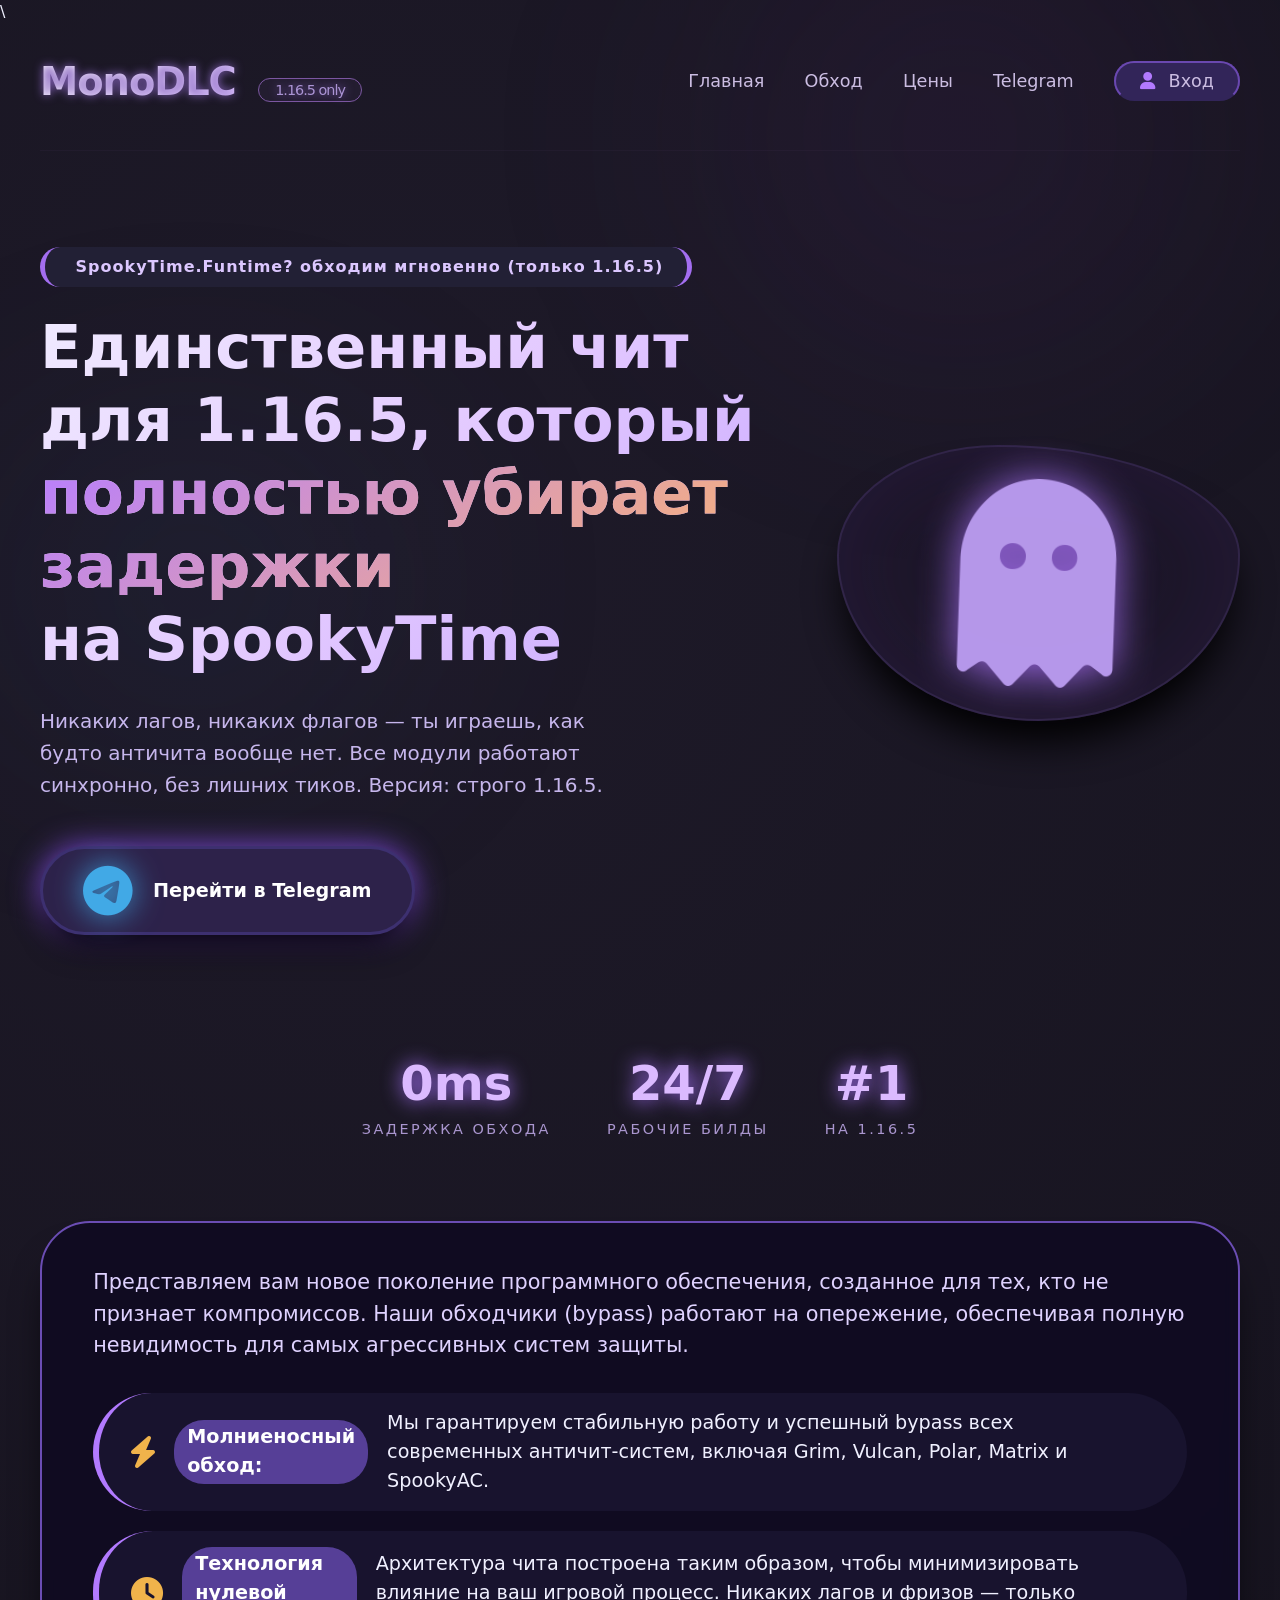
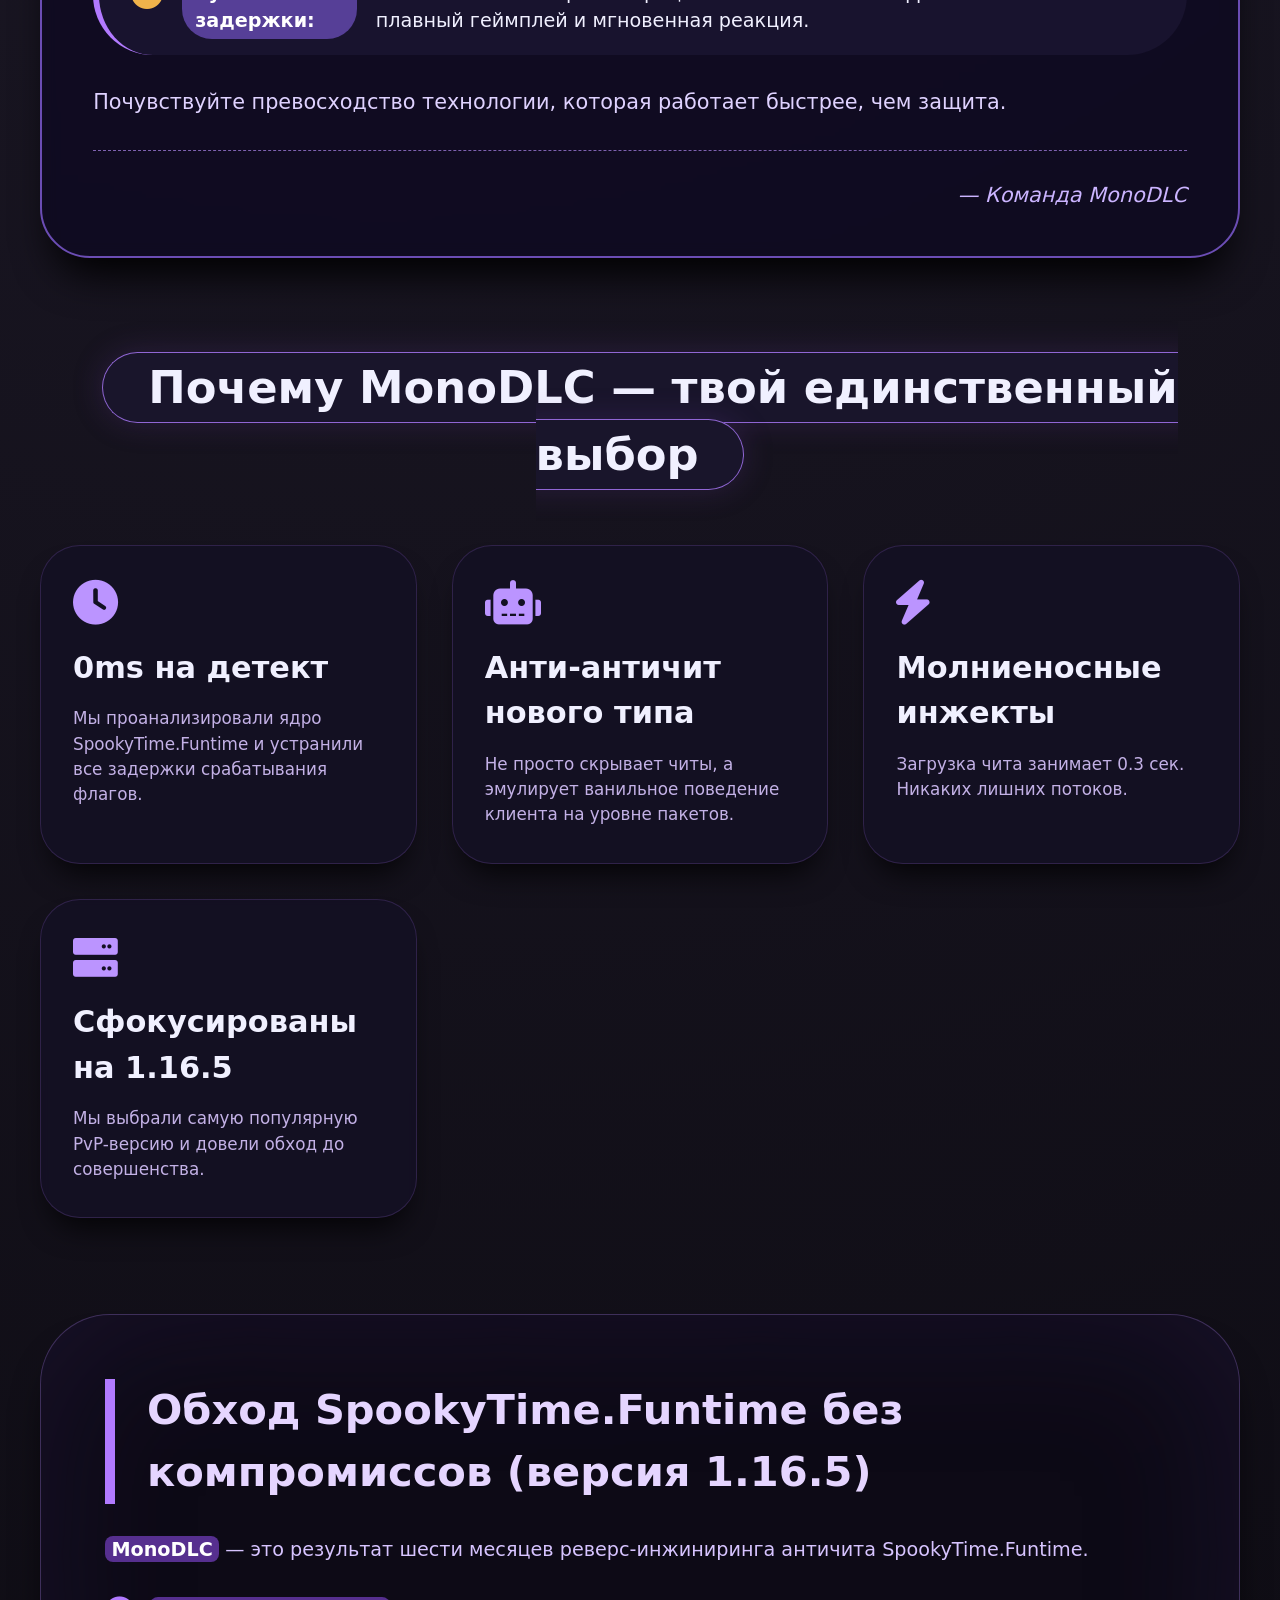
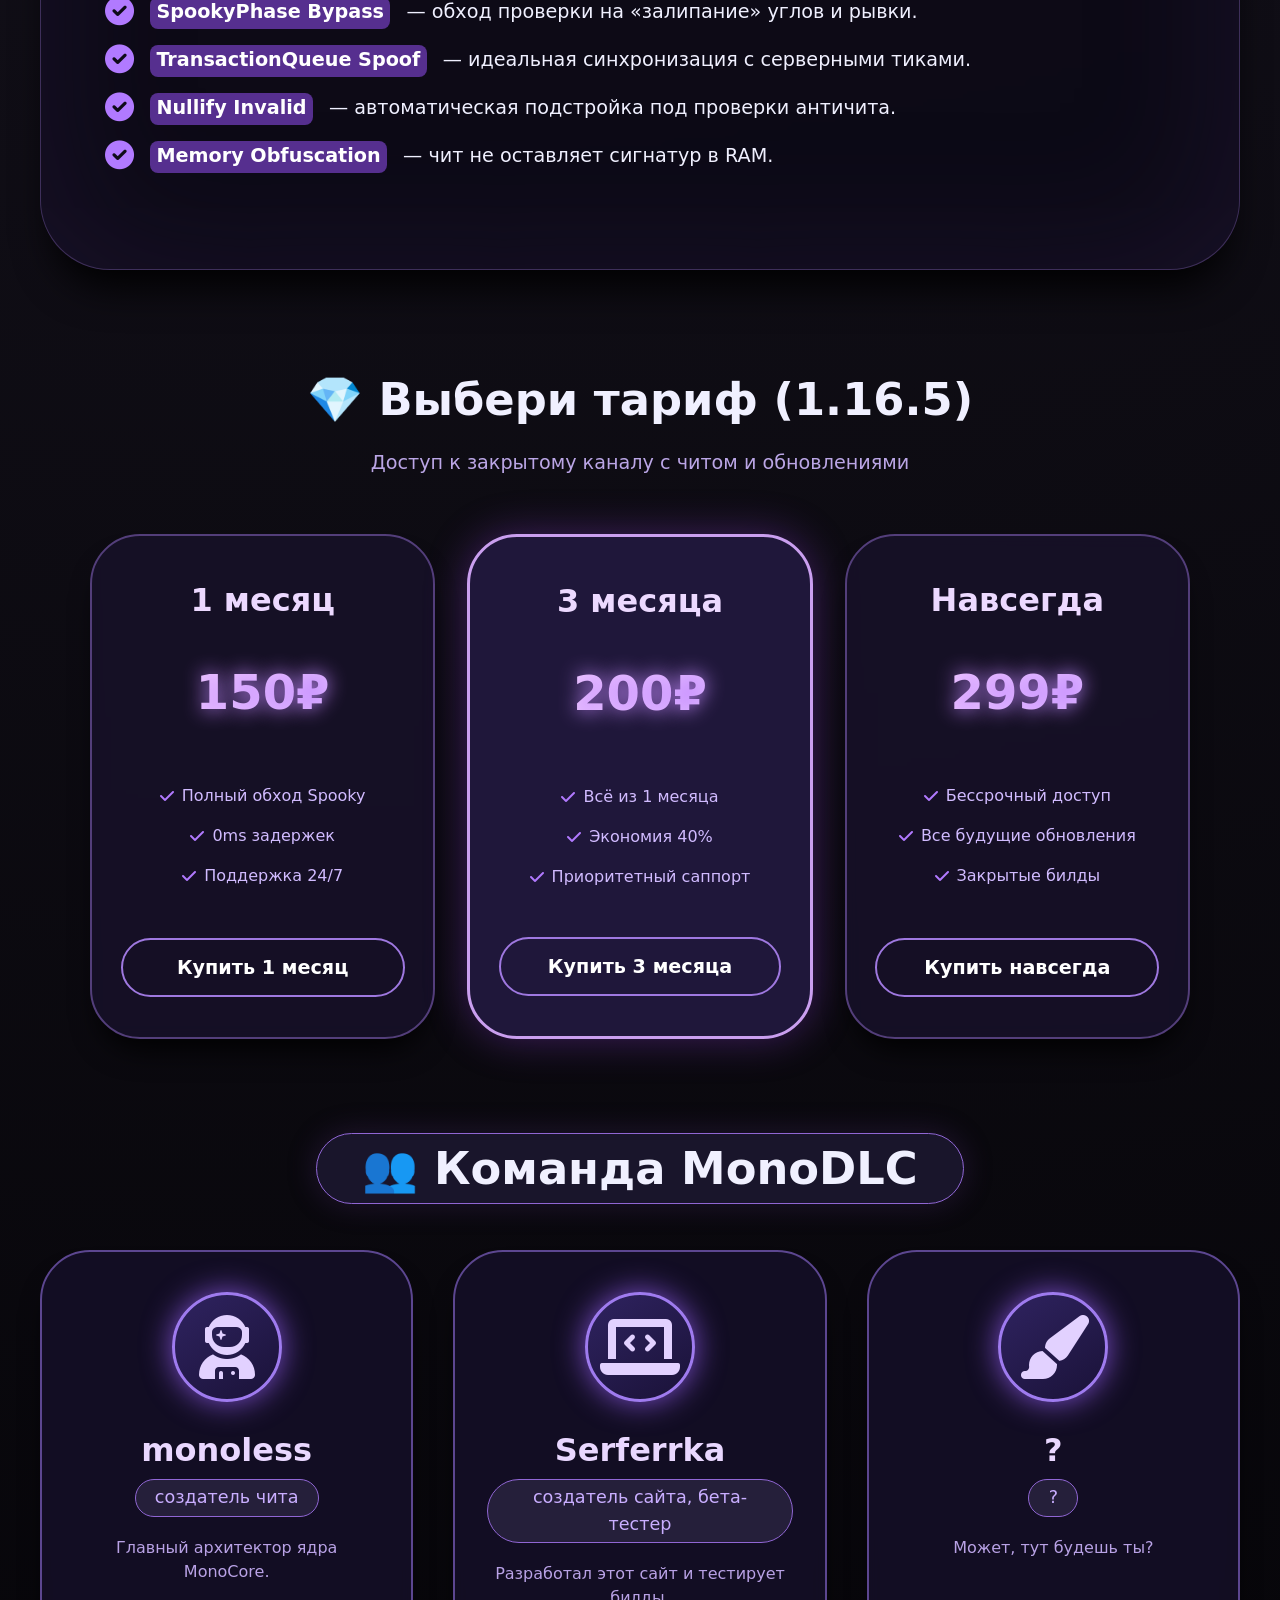
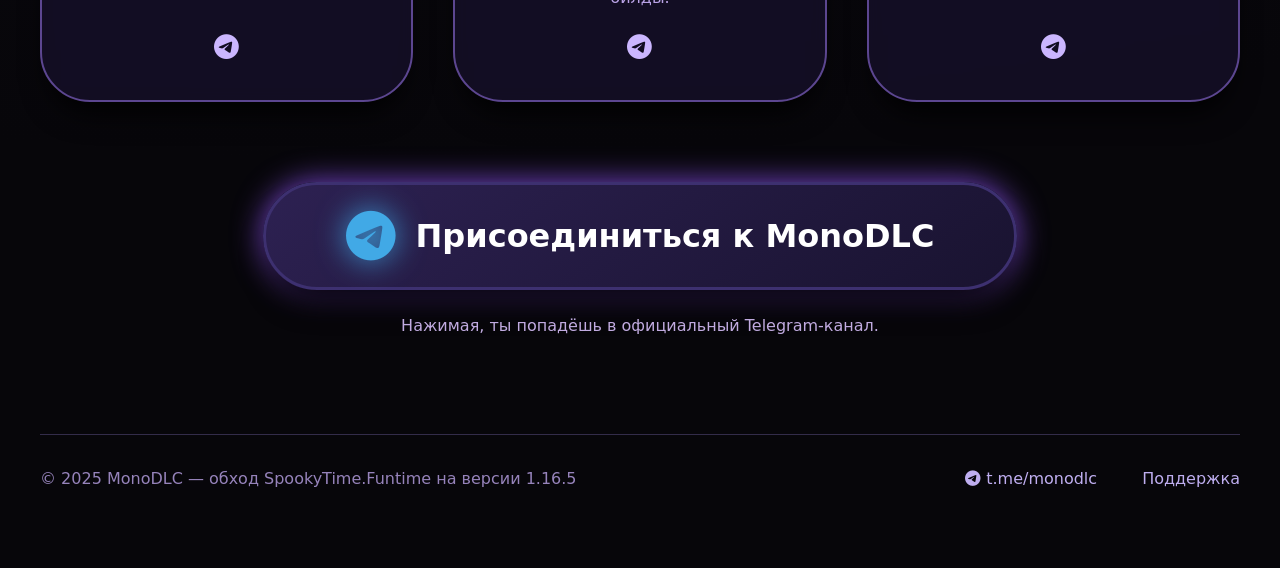
<file: index.html>
\<!DOCTYPE html>
<html lang="ru">
<head>
    <meta charset="UTF-8">
    <meta name="viewport" content="width=device-width, initial-scale=1.0">
    <title>MonoDLC — абсолютный обход SpookyTime.Funtime (1.16.5)</title>
    <link rel="stylesheet" href="https://cdnjs.cloudflare.com/ajax/libs/font-awesome/6.0.0-beta3/css/all.min.css">
    <link rel="stylesheet" href="style.css">
</head>
<body>
    <div class="glow"></div>
    <div class="glow glow-left"></div>
    <div class="container">
        <!-- Шапка -->
        <nav class="navbar">
            <div class="logo">
                <h1>MonoDLC <span>1.16.5 only</span></h1>
            </div>
            <div class="nav-links">
                <a href="index.html">Главная</a>
                <a href="obhod.html">Обход</a>
                <a href="#pricing">Цены</a>
                <a href="admin.html" id="adminLink" style="display: none;">Админка</a>
                <a href="https://t.me/monodlc">Telegram</a>
                <a href="#" class="login-btn" id="loginBtn"><i class="fas fa-user"></i> Вход</a>
            </div>
        </nav>

        <!-- Герой -->
        <section class="hero">
            <div>
                <div class="badge"><i class="fas fa-shield-halved"></i> SpookyTime.Funtime? обходим мгновенно (только 1.16.5)</div>
                <h2>Единственный чит для 1.16.5, который <span class="accent">полностью убирает задержки</span> на SpookyTime</h2>
                <p>Никаких лагов, никаких флагов — ты играешь, как будто античита вообще нет. Все модули работают синхронно, без лишних тиков. Версия: строго 1.16.5.</p>
                <a href="https://t.me/monodlc" target="_blank" style="text-decoration: none;"><button class="telegram-button" style="font-size: 1.2rem; padding: 1rem 2.5rem; margin-top: 1rem; background: #2d224a;"><i class="fab fa-telegram"></i> Перейти в Telegram</button></a>
            </div>
            <div class="hero-image">
                <i class="fas fa-ghost"></i>
            </div>
        </section>

        <!-- Статистика -->
        <div class="stats">
            <div class="stat-circle"><span class="stat-number">0ms</span><div class="stat-label">задержка обхода</div></div>
            <div class="stat-circle"><span class="stat-number">24/7</span><div class="stat-label">рабочие билды</div></div>
            <div class="stat-circle"><span class="stat-number">#1</span><div class="stat-label">на 1.16.5</div></div>
        </div>

        <!-- Текстовый блок -->
        <div class="intro-block">
            <p>Представляем вам новое поколение программного обеспечения, созданное для тех, кто не признает компромиссов. Наши обходчики (bypass) работают на опережение, обеспечивая полную невидимость для самых агрессивных систем защиты.</p>
            
            <ul>
                <li><i class="fas fa-bolt"></i> <strong>Молниеносный обход:</strong> Мы гарантируем стабильную работу и успешный bypass всех современных античит-систем, включая Grim, Vulcan, Polar, Matrix и SpookyAC.</li>
                <li><i class="fas fa-clock"></i> <strong>Технология нулевой задержки:</strong> Архитектура чита построена таким образом, чтобы минимизировать влияние на ваш игровой процесс. Никаких лагов и фризов — только плавный геймплей и мгновенная реакция.</li>
            </ul>
            
            <p>Почувствуйте превосходство технологии, которая работает быстрее, чем защита.</p>
            <div class="signature">— Команда MonoDLC</div>
        </div>

        <!-- Преимущества -->
        <div class="features-title">
            <span>Почему MonoDLC — твой единственный выбор</span>
        </div>
        <div class="features-grid">
            <div class="feature-card">
                <i class="fas fa-clock feature-icon"></i>
                <h3>0ms на детект</h3>
                <p>Мы проанализировали ядро SpookyTime.Funtime и устранили все задержки срабатывания флагов.</p>
            </div>
            <div class="feature-card">
                <i class="fas fa-robot feature-icon"></i>
                <h3>Анти-античит нового типа</h3>
                <p>Не просто скрывает читы, а эмулирует ванильное поведение клиента на уровне пакетов.</p>
            </div>
            <div class="feature-card">
                <i class="fas fa-bolt feature-icon"></i>
                <h3>Молниеносные инжекты</h3>
                <p>Загрузка чита занимает 0.3 сек. Никаких лишних потоков.</p>
            </div>
            <div class="feature-card">
                <i class="fas fa-server feature-icon"></i>
                <h3>Сфокусированы на 1.16.5</h3>
                <p>Мы выбрали самую популярную PvP-версию и довели обход до совершенства.</p>
            </div>
        </div>

        <!-- Большой текст -->
        <div class="sales-copy">
            <h2>Обход SpookyTime.Funtime без компромиссов (версия 1.16.5)</h2>
            <p><strong>MonoDLC</strong> — это результат шести месяцев реверс-инжиниринга античита SpookyTime.Funtime.</p>
            <ul>
                <li><i class="fas fa-check-circle"></i> <strong>SpookyPhase Bypass</strong> — обход проверки на «залипание» углов и рывки.</li>
                <li><i class="fas fa-check-circle"></i> <strong>TransactionQueue Spoof</strong> — идеальная синхронизация с серверными тиками.</li>
                <li><i class="fas fa-check-circle"></i> <strong>Nullify Invalid</strong> — автоматическая подстройка под проверки античита.</li>
                <li><i class="fas fa-check-circle"></i> <strong>Memory Obfuscation</strong> — чит не оставляет сигнатур в RAM.</li>
            </ul>
        </div>

        <!-- Цены -->
        <div id="pricing" class="pricing-title">
            <span>💎 Выбери тариф (1.16.5)</span>
        </div>
        <div class="pricing-sub">Доступ к закрытому каналу с читом и обновлениями</div>

        <div class="pricing-grid">
            <div class="pricing-card">
                <div class="pricing-header">1 месяц</div>
                <div class="pricing-price">150₽</div>
                <ul class="pricing-features">
                    <li><i class="fas fa-check"></i> Полный обход Spooky</li>
                    <li><i class="fas fa-check"></i> 0ms задержек</li>
                    <li><i class="fas fa-check"></i> Поддержка 24/7</li>
                </ul>
                <button class="pricing-btn">Купить 1 месяц</button>
            </div>
            <div class="pricing-card popular">
                <div class="pricing-header">3 месяца</div>
                <div class="pricing-price">200₽</div>
                <ul class="pricing-features">
                    <li><i class="fas fa-check"></i> Всё из 1 месяца</li>
                    <li><i class="fas fa-check"></i> Экономия 40%</li>
                    <li><i class="fas fa-check"></i> Приоритетный саппорт</li>
                </ul>
                <button class="pricing-btn">Купить 3 месяца</button>
            </div>
            <div class="pricing-card">
                <div class="pricing-header">Навсегда</div>
                <div class="pricing-price">299₽</div>
                <ul class="pricing-features">
                    <li><i class="fas fa-check"></i> Бессрочный доступ</li>
                    <li><i class="fas fa-check"></i> Все будущие обновления</li>
                    <li><i class="fas fa-check"></i> Закрытые билды</li>
                </ul>
                <button class="pricing-btn">Купить навсегда</button>
            </div>
        </div>

        <!-- Команда -->
        <div class="team-title">
            <span>👥 Команда MonoDLC</span>
        </div>

        <div class="team-grid">
            <div class="team-card">
                <div class="team-avatar">
                    <i class="fas fa-user-astronaut"></i>
                </div>
                <h3>monoless</h3>
                <div class="team-role">создатель чита</div>
                <p>Главный архитектор ядра MonoCore.</p>
                <div class="team-social">
                    <a href="https://t.me/monodlc"><i class="fab fa-telegram"></i></a>
                </div>
            </div>

            <div class="team-card">
                <div class="team-avatar">
                    <i class="fas fa-laptop-code"></i>
                </div>
                <h3>Serferrka</h3>
                <div class="team-role">создатель сайта, бета-тестер</div>
                <p>Разработал этот сайт и тестирует билды.</p>
                <div class="team-social">
                    <a href="https://t.me/monodlc"><i class="fab fa-telegram"></i></a>
                </div>
            </div>

            <div class="team-card">
                <div class="team-avatar">
                    <i class="fas fa-paint-brush"></i>
                </div>
                <h3>?</h3>
                <div class="team-role">?</div>
                <p>Может, тут будешь ты?</p>
                <div class="team-social">
                    <a href="https://t.me/monodlc"><i class="fab fa-telegram"></i></a>
                </div>
            </div>
        </div>
        
        <!-- Telegram -->
        <div id="telegram" class="telegram-section">
            <a href="https://t.me/monodlc" target="_blank" class="telegram-button">
                <i class="fab fa-telegram-plane"></i> Присоединиться к MonoDLC
            </a>
            <p style="margin-top: 1.5rem; color: #c1abe1;">Нажимая, ты попадёшь в официальный Telegram-канал.</p>
        </div>

        <!-- Футер -->
        <footer>
            <div>© 2025 MonoDLC — обход SpookyTime.Funtime на версии 1.16.5</div>
            <div class="footer-links">
                <a href="https://t.me/monodlc" target="_blank"><i class="fab fa-telegram"></i> t.me/monodlc</a>
                <a href="https://t.me/monodlc">Поддержка</a>
            </div>
        </footer>
    </div>

    <!-- МОДАЛЬНОЕ ОКНО РЕГИСТРАЦИИ -->
    <div id="registerModal" class="modal">
        <div class="modal-content">
            <div class="modal-header">
                <h2><i class="fas fa-user-plus"></i> Регистрация</h2>
                <span class="close">&times;</span>
            </div>
            <div class="modal-body">
                <form id="registerForm">
                    <div class="form-group">
                        <label><i class="fas fa-user"></i> Имя пользователя</label>
                        <input type="text" id="username" required placeholder="Введите никнейм">
                    </div>
                    <div class="form-group">
                        <label><i class="fas fa-envelope"></i> Email</label>
                        <input type="email" id="email" required placeholder="your@email.com">
                    </div>
                    <div class="form-group">
                        <label><i class="fas fa-lock"></i> Пароль</label>
                        <input type="password" id="password" required placeholder="Минимум 6 символов">
                    </div>
                    <div class="form-group">
                        <label><i class="fas fa-lock"></i> Подтверждение пароля</label>
                        <input type="password" id="confirmPassword" required placeholder="Повторите пароль">
                    </div>
                    
                    <!-- Капча -->
                    <div class="captcha-container">
                        <div class="captcha-box">
                            <div class="captcha-equation" id="captchaEquation">5 + 3 = ?</div>
                            <input type="number" id="captchaInput" placeholder="Введите ответ" required>
                        </div>
                        <button type="button" class="refresh-captcha" id="refreshCaptcha">
                            <i class="fas fa-sync-alt"></i>
                        </button>
                    </div>
                    
                    <!-- Прогресс пароля -->
                    <div class="password-strength">
                        <div class="strength-bar" id="strengthBar"></div>
                    </div>
                    <div class="strength-text" id="strengthText">Сложность пароля: слабый</div>
                    
                    <!-- Согласие -->
                    <div class="terms-check">
                        <input type="checkbox" id="terms" required>
                        <label for="terms">Я согласен с <a href="#">правилами</a></label>
                    </div>
                    
                    <button type="submit" class="register-submit-btn">
                        <i class="fas fa-check-circle"></i> Зарегистрироваться
                    </button>
                </form>
                <div class="login-redirect">
                    Уже есть аккаунт? <a href="#" id="showLogin">Войти</a>
                </div>
            </div>
        </div>
    </div>

    <!-- МОДАЛЬНОЕ ОКНО ВХОДА -->
    <div id="loginModal" class="modal">
        <div class="modal-content">
            <div class="modal-header">
                <h2><i class="fas fa-sign-in-alt"></i> Вход</h2>
                <span class="close-login">&times;</span>
            </div>
            <div class="modal-body">
                <form id="loginForm">
                    <div class="form-group">
                        <label><i class="fas fa-envelope"></i> Email</label>
                        <input type="email" id="loginEmail" required placeholder="your@email.com">
                    </div>
                    <div class="form-group">
                        <label><i class="fas fa-lock"></i> Пароль</label>
                        <input type="password" id="loginPassword" required placeholder="Введите пароль">
                    </div>
                    <button type="submit" class="register-submit-btn">
                        <i class="fas fa-sign-in-alt"></i> Войти
                    </button>
                </form>
                <div class="login-redirect">
                    Нет аккаунта? <a href="#" id="showRegister">Зарегистрироваться</a>
                </div>
            </div>
        </div>
    </div>

    <!-- Уведомления -->
    <div id="notification" class="notification"></div>

    <!-- Подключаем скрипты -->
    <script src="script.js"></script>
    <script>
        // Плавный скролл для якорей
        document.querySelectorAll('a[href^="#"]').forEach(anchor => {
            anchor.addEventListener('click', function(e) {
                e.preventDefault();
                const target = document.querySelector(this.getAttribute('href'));
                if(target) target.scrollIntoView({ behavior: 'smooth' });
            });
        });

        // Кнопки покупки
        const buyButtons = document.querySelectorAll('.pricing-btn');
        buyButtons.forEach(btn => {
            btn.addEventListener('click', (e) => {
                e.preventDefault();
                alert('Покупка на сайте временно не работает! Покупка в тгк');
            });
        });
    </script>
</body>
</html>
</file>
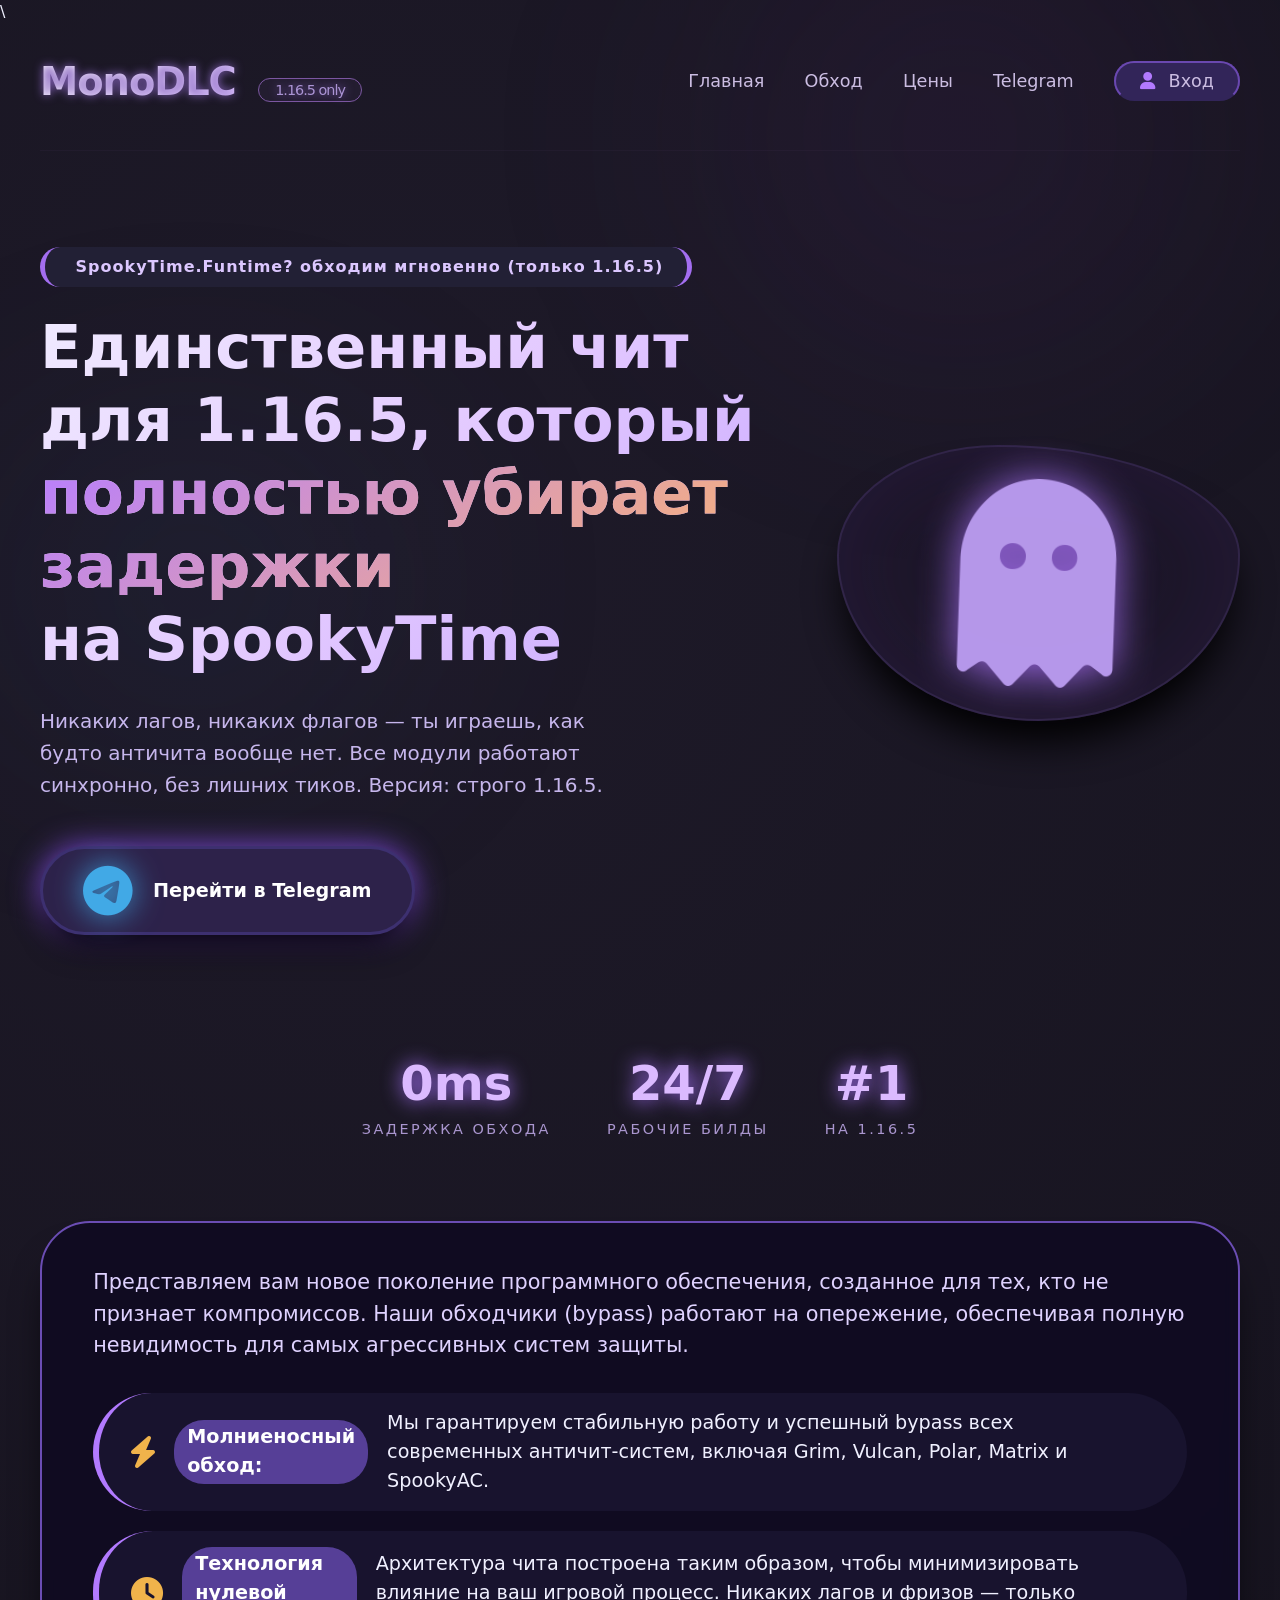
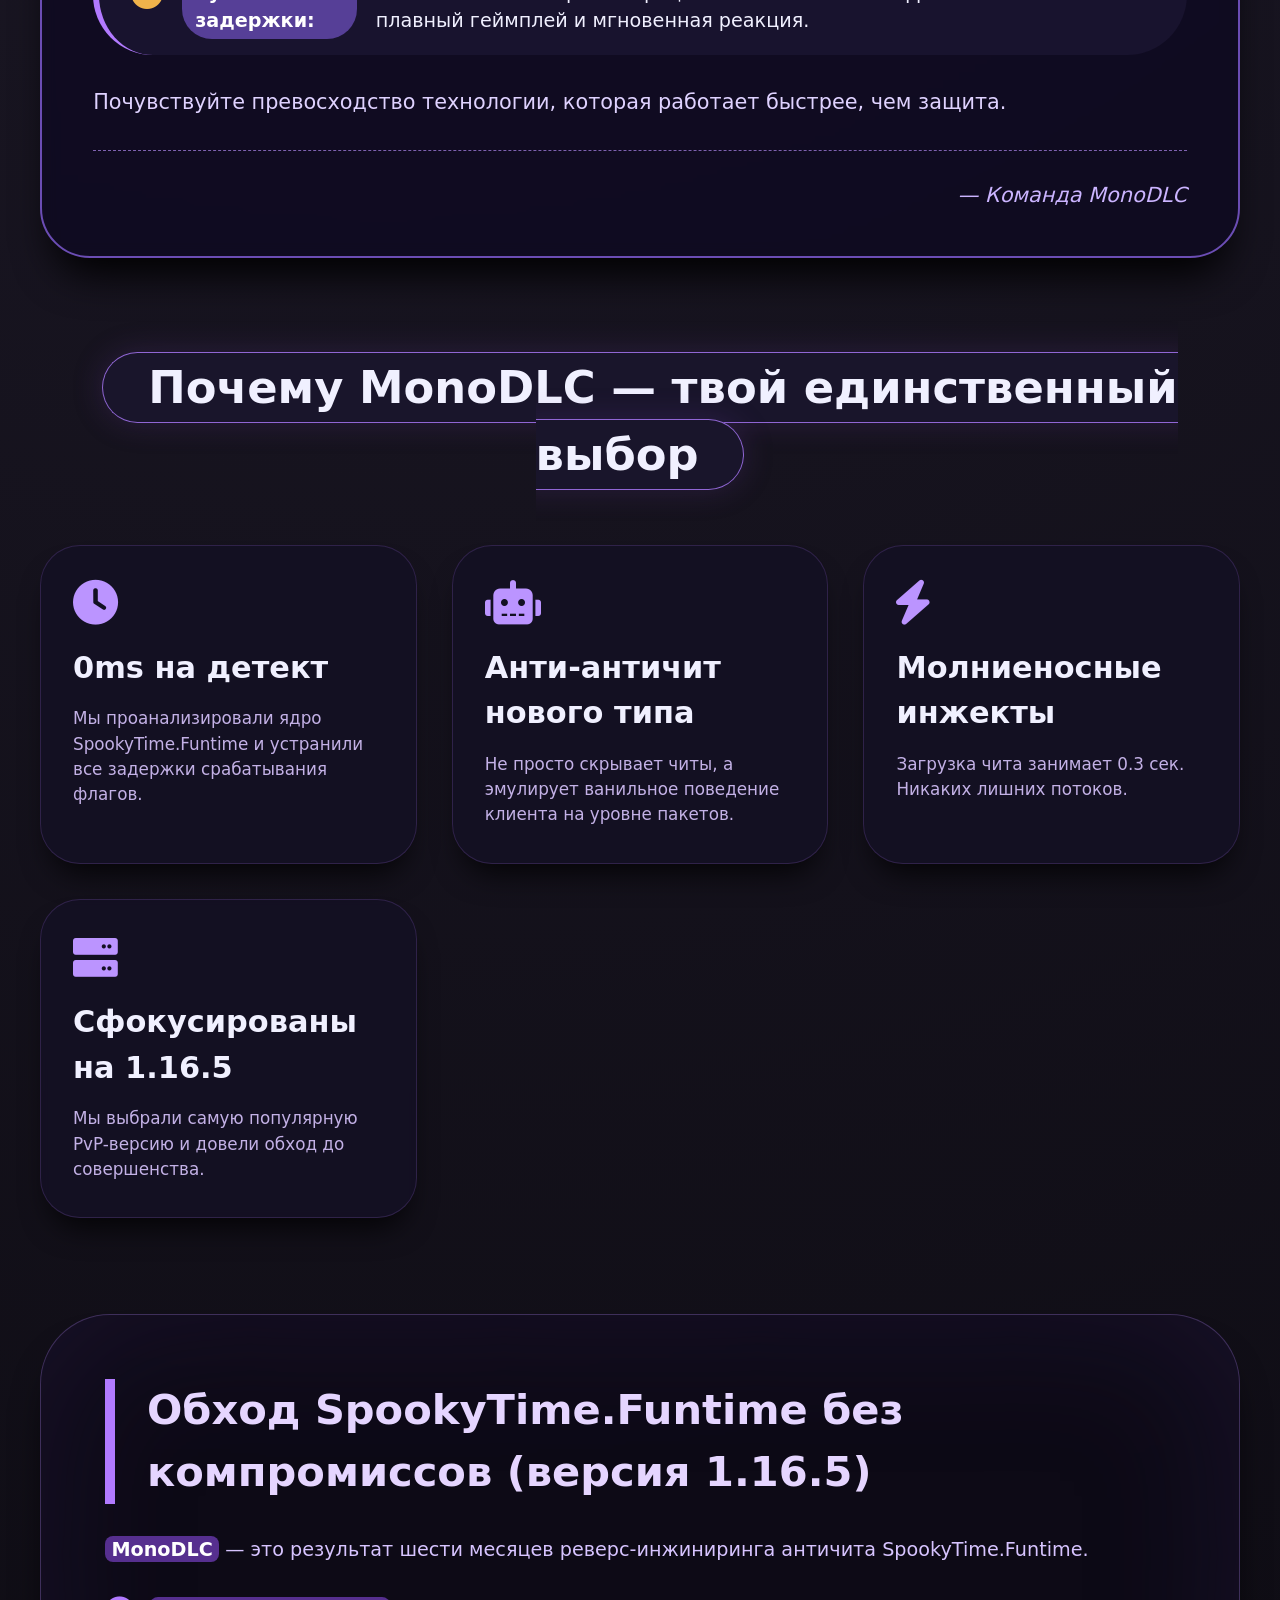
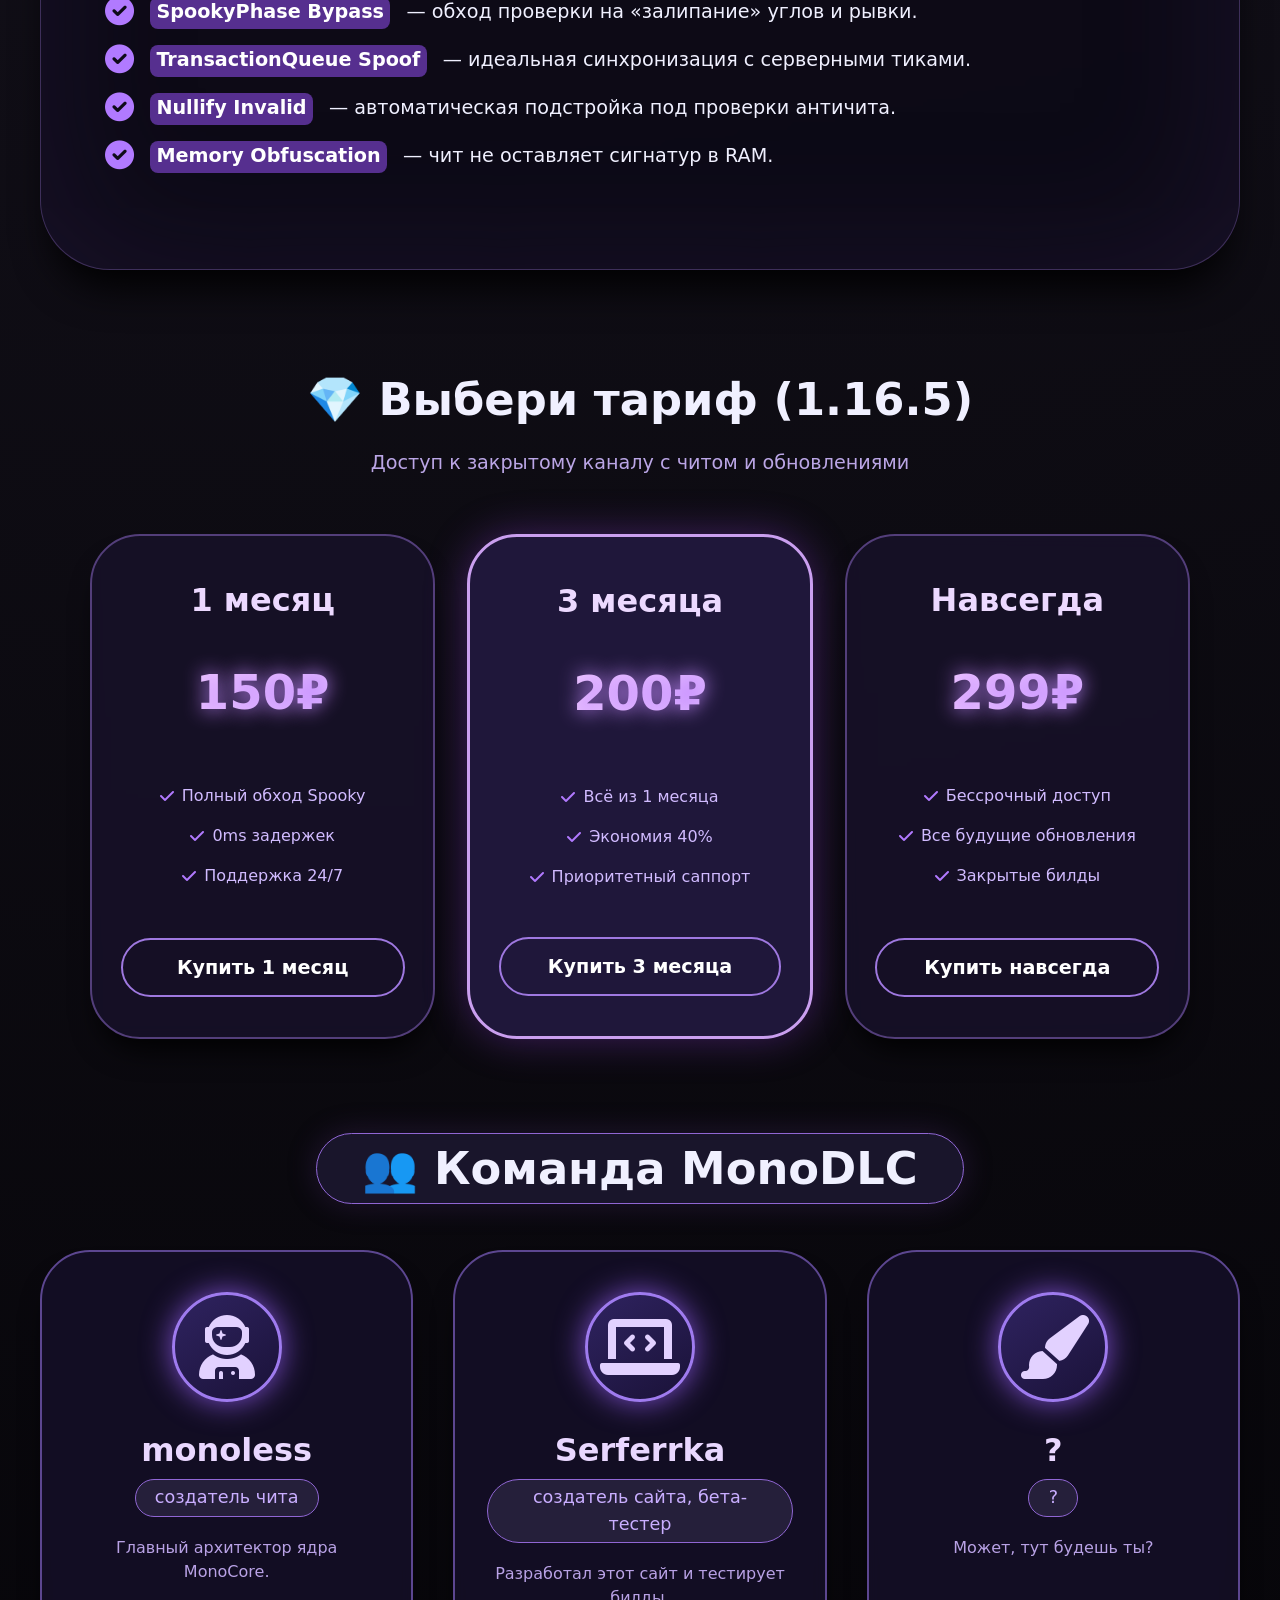
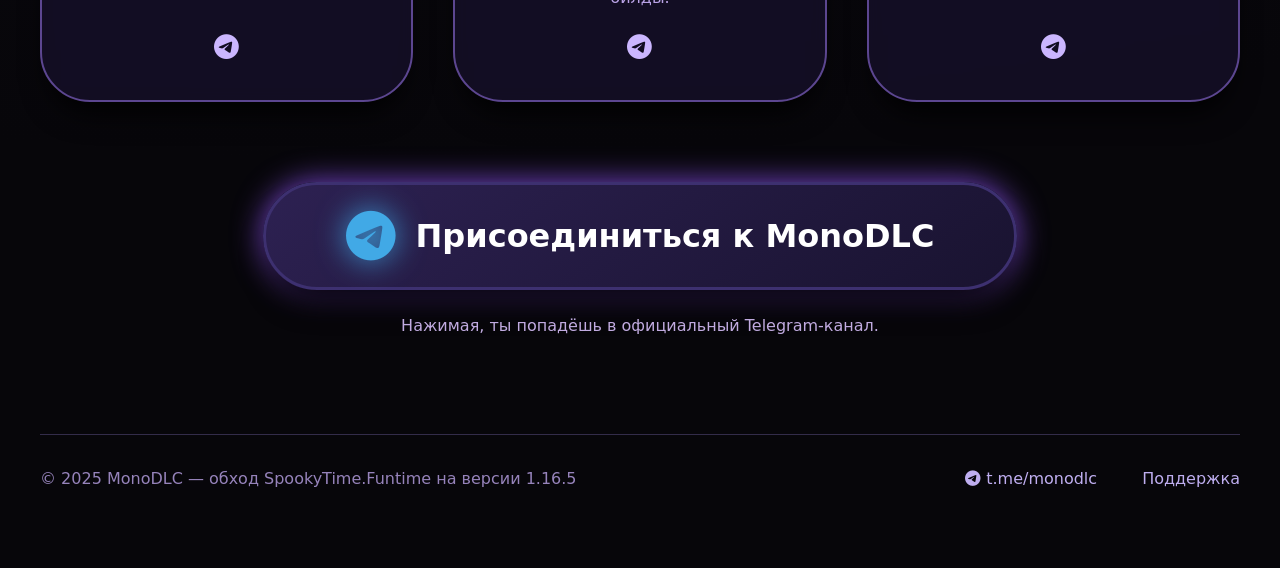
<file: admin.html>
<!DOCTYPE html>
<html lang="ru">
<head>
    <meta charset="UTF-8">
    <meta name="viewport" content="width=device-width, initial-scale=1.0">
    <title>MonoDLC — Админ-панель</title>
    <link rel="stylesheet" href="https://cdnjs.cloudflare.com/ajax/libs/font-awesome/6.0.0-beta3/css/all.min.css">
    <link rel="stylesheet" href="style.css">
    <link rel="stylesheet" href="admin.css">
</head>
<body>
    <div class="glow"></div>
    <div class="glow glow-left"></div>
    
    <div class="container">
        <nav class="navbar">
            <div class="logo">
                <h1>MonoDLC <span>Admin Panel</span></h1>
            </div>
            <div class="nav-links">
                <a href="index.html">Главная</a>
                <a href="obhod.html">Обход</a>
                <a href="index.html#pricing">Цены</a>
                <a href="#" id="logoutBtn">Выйти</a>
            </div>
        </nav>

        <div class="admin-header">
            <div class="admin-title">
                <i class="fas fa-crown"></i>
                <h2>Панель управления</h2>
            </div>
            <div class="admin-welcome" id="adminWelcome">
                Добро пожаловать, <span id="adminName">Admin</span>!
            </div>
        </div>

        <div class="admin-stats">
            <div class="stat-card">
                <i class="fas fa-users"></i>
                <div class="stat-info">
                    <span class="stat-value" id="totalUsers">0</span>
                    <span class="stat-label">Всего пользователей</span>
                </div>
            </div>
            <div class="stat-card">
                <i class="fas fa-key"></i>
                <div class="stat-info">
                    <span class="stat-value" id="totalKeys">0</span>
                    <span class="stat-label">Активных ключей</span>
                </div>
            </div>
            <div class="stat-card">
                <i class="fas fa-clock"></i>
                <div class="stat-info">
                    <span class="stat-value" id="activeSubs">0</span>
                    <span class="stat-label">Активных подписок</span>
                </div>
            </div>
        </div>

        <!-- Генератор ключей -->
        <div class="key-generator-section" id="keyGeneratorSection">
            <h3><i class="fas fa-key"></i> Генератор ключей</h3>
            
            <div class="generator-form">
                <div class="form-group">
                    <label><i class="fas fa-tag"></i> Название ключа</label>
                    <input type="text" id="keyName" placeholder="Например: Premium 2025">
                </div>

                <div class="form-row">
                    <div class="form-group">
                        <label><i class="fas fa-calendar"></i> Длительность</label>
                        <select id="keyDuration">
                            <option value="1">1 день</option>
                            <option value="3">3 дня</option>
                            <option value="7">7 дней</option>
                            <option value="14">14 дней</option>
                            <option value="30">30 дней</option>
                            <option value="90">90 дней</option>
                            <option value="180">180 дней</option>
                            <option value="365">365 дней</option>
                            <option value="9999">Навсегда</option>
                        </select>
                    </div>

                    <div class="form-group">
                        <label><i class="fas fa-layer-group"></i> Тип подписки</label>
                        <select id="keyType">
                            <option value="basic">Базовая</option>
                            <option value="premium">Премиум</option>
                            <option value="vip">VIP</option>
                        </select>
                    </div>
                </div>

                <div class="form-group">
                    <label><i class="fas fa-hashtag"></i> Количество ключей</label>
                    <input type="number" id="keyCount" min="1" max="50" value="1">
                </div>

                <button class="generate-btn" id="generateKeys">
                    <i class="fas fa-magic"></i> Сгенерировать ключи
                </button>
            </div>

            <div class="generated-keys" id="generatedKeys" style="display: none;">
                <h4>Сгенерированные ключи:</h4>
                <div class="keys-list" id="keysList"></div>
                <button class="copy-all-btn" id="copyAllKeys">
                    <i class="fas fa-copy"></i> Копировать все
                </button>
            </div>
        </div>

        <!-- Активация ключа -->
        <div class="activate-key-section">
            <h3><i class="fas fa-unlock-alt"></i> Активировать ключ</h3>
            
            <div class="activate-form">
                <div class="form-group">
                    <input type="text" id="activateKeyInput" placeholder="Введите ключ">
                </div>
                <button class="activate-btn" id="activateKeyBtn">
                    <i class="fas fa-check"></i> Активировать
                </button>
            </div>
        </div>

        <!-- Управление пользователями -->
        <div class="users-management" id="usersManagement">
            <h3><i class="fas fa-users-cog"></i> Управление пользователями</h3>

            <div class="search-box">
                <i class="fas fa-search"></i>
                <input type="text" id="searchUsers" placeholder="Поиск по имени или email...">
            </div>

            <div class="users-table-container">
                <table class="users-table">
                    <thead>
                        <tr>
                            <th>Пользователь</th>
                            <th>Email</th>
                            <th>Подписка</th>
                            <th>Статус</th>
                            <th>Действия</th>
                        </tr>
                    </thead>
                    <tbody id="usersTableBody"></tbody>
                </table>
            </div>
        </div>

        <!-- Модальное окно для бана -->
        <div id="banModal" class="modal">
            <div class="modal-content">
                <div class="modal-header">
                    <h3><i class="fas fa-ban"></i> Заблокировать пользователя</h3>
                    <span class="close">&times;</span>
                </div>
                <div class="modal-body">
                    <p>Вы уверены, что хотите заблокировать <span id="banUserName"></span>?</p>
                    
                    <div class="form-group">
                        <label>Причина блокировки:</label>
                        <select id="banReason">
                            <option value="spam">Спам</option>
                            <option value="cheating">Нарушение правил</option>
                            <option value="chargeback">Возврат платежа</option>
                            <option value="other">Другое</option>
                        </select>
                    </div>
                    
                    <div class="modal-actions">
                        <button class="modal-btn cancel" onclick="closeBanModal()">Отмена</button>
                        <button class="modal-btn confirm" onclick="confirmBan()">Заблокировать</button>
                    </div>
                </div>
            </div>
        </div>
    </div>

    <script src="admin.js"></script>
</body>
</html>
</file>
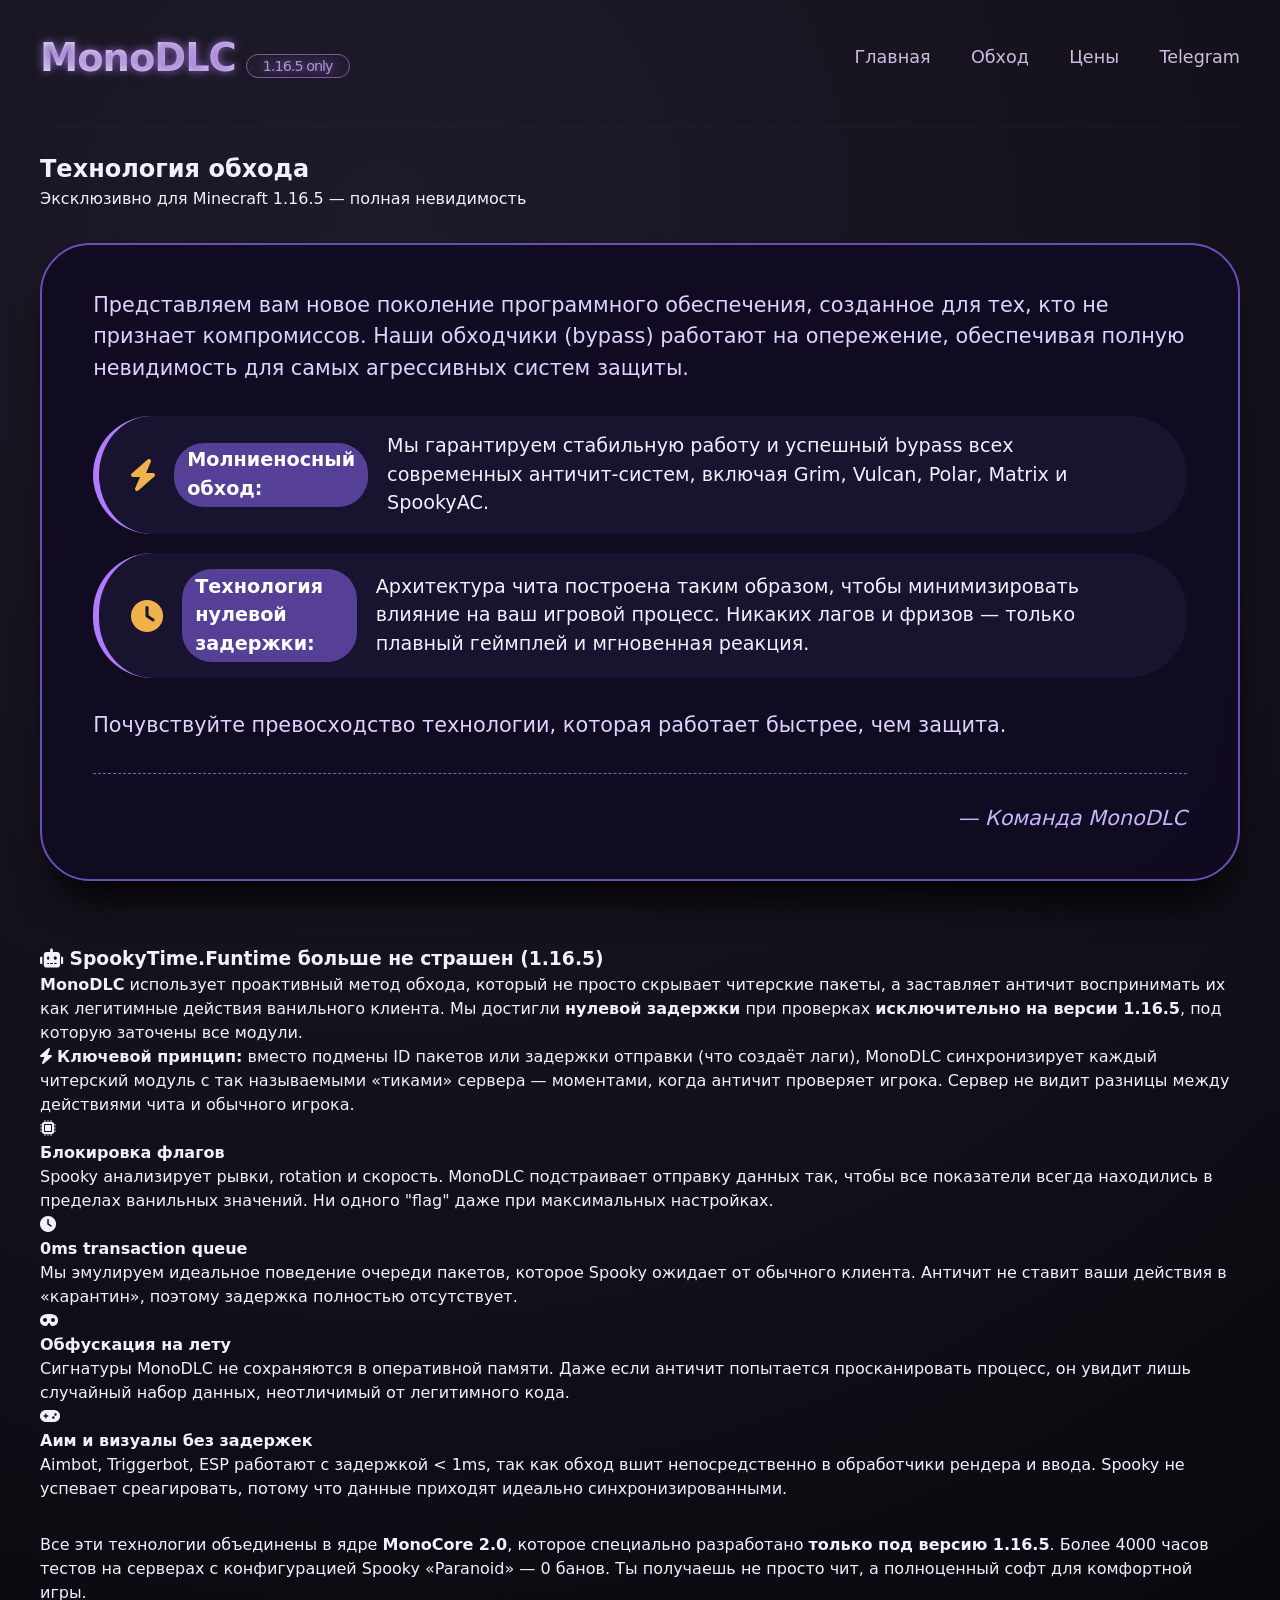
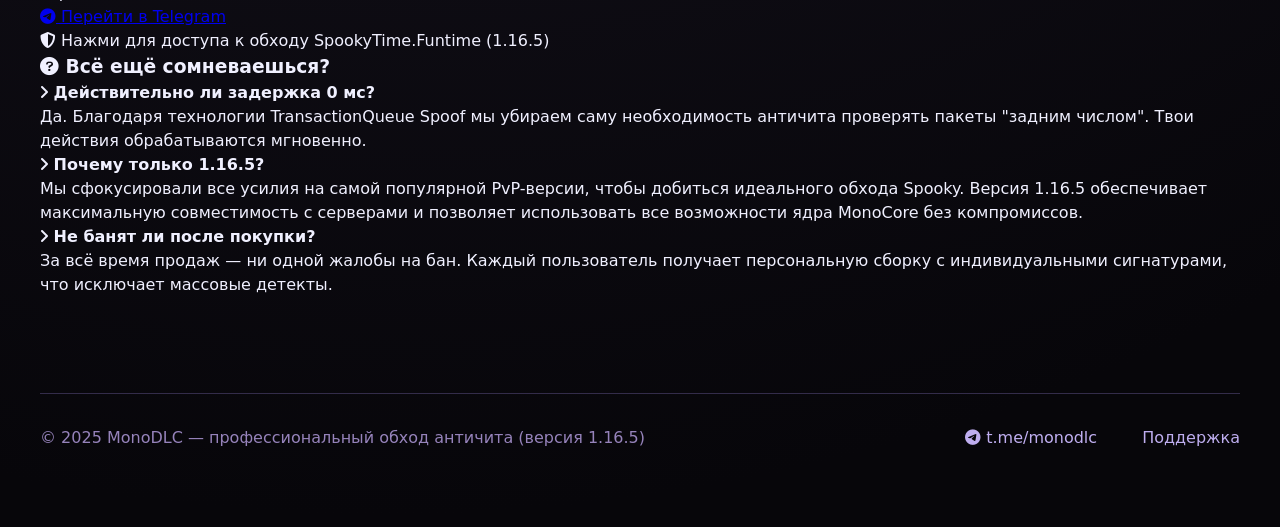
<file: obhod.html>
<!DOCTYPE html>
<html lang="ru">
<head>
    <meta charset="UTF-8">
    <meta name="viewport" content="width=device-width, initial-scale=1.0">
    <title>MonoDLC — Технология обхода SpookyTime.Funtime (1.16.5)</title>
    <link rel="stylesheet" href="https://cdnjs.cloudflare.com/ajax/libs/font-awesome/6.0.0-beta3/css/all.min.css">
    <link rel="stylesheet" href="style.css">
</head>
<body>
    <div class="glow-sphere"></div>
    <div class="glow-sphere2"></div>

    <div class="container">
        <nav class="navbar">
            <div class="logo">
                <h1>MonoDLC<span>1.16.5 only</span></h1>
            </div>
            <div class="nav-links">
                <a href="index.html">Главная</a>
                <a href="#" class="active">Обход</a>
                <a href="index.html#pricing">Цены</a>
                <a href="https://t.me/monodlc">Telegram</a>
            </div>
        </nav>

        <div class="page-header">
            <i class="fas fa-shield-halved"></i>
            <div>
                <h2>Технология обхода</h2>
                <p>Эксклюзивно для Minecraft 1.16.5 — полная невидимость</p>
            </div>
        </div>

        <div class="intro-block">
            <p>Представляем вам новое поколение программного обеспечения, созданное для тех, кто не признает компромиссов. Наши обходчики (bypass) работают на опережение, обеспечивая полную невидимость для самых агрессивных систем защиты.</p>
            
            <ul>
                <li><i class="fas fa-bolt"></i> <strong>Молниеносный обход:</strong> Мы гарантируем стабильную работу и успешный bypass всех современных античит-систем, включая Grim, Vulcan, Polar, Matrix и SpookyAC.</li>
                <li><i class="fas fa-clock"></i> <strong>Технология нулевой задержки:</strong> Архитектура чита построена таким образом, чтобы минимизировать влияние на ваш игровой процесс. Никаких лагов и фризов — только плавный геймплей и мгновенная реакция.</li>
            </ul>
            
            <p>Почувствуйте превосходство технологии, которая работает быстрее, чем защита.</p>
            <div class="signature">— Команда MonoDLC</div>
        </div>

        <div class="bypass-card">
            <h3><i class="fas fa-robot"></i> SpookyTime.Funtime больше не страшен (1.16.5)</h3>
            <p><strong>MonoDLC</strong> использует проактивный метод обхода, который не просто скрывает читерские пакеты, а заставляет античит воспринимать их как легитимные действия ванильного клиента. Мы достигли <strong>нулевой задержки</strong> при проверках <strong>исключительно на версии 1.16.5</strong>, под которую заточены все модули.</p>

            <div class="highlight">
                <i class="fas fa-bolt"></i> <strong>Ключевой принцип:</strong> вместо подмены ID пакетов или задержки отправки (что создаёт лаги), MonoDLC синхронизирует каждый читерский модуль с так называемыми «тиками» сервера — моментами, когда античит проверяет игрока. Сервер не видит разницы между действиями чита и обычного игрока.
            </div>

            <div class="tech-grid">
                <div class="tech-item">
                    <i class="fas fa-microchip"></i>
                    <h4>Блокировка флагов</h4>
                    <p>Spooky анализирует рывки, rotation и скорость. MonoDLC подстраивает отправку данных так, чтобы все показатели всегда находились в пределах ванильных значений. Ни одного "flag" даже при максимальных настройках.</p>
                </div>
                <div class="tech-item">
                    <i class="fas fa-clock"></i>
                    <h4>0ms transaction queue</h4>
                    <p>Мы эмулируем идеальное поведение очереди пакетов, которое Spooky ожидает от обычного клиента. Античит не ставит ваши действия в «карантин», поэтому задержка полностью отсутствует.</p>
                </div>
                <div class="tech-item">
                    <i class="fas fa-mask"></i>
                    <h4>Обфускация на лету</h4>
                    <p>Сигнатуры MonoDLC не сохраняются в оперативной памяти. Даже если античит попытается просканировать процесс, он увидит лишь случайный набор данных, неотличимый от легитимного кода.</p>
                </div>
                <div class="tech-item">
                    <i class="fas fa-gamepad"></i>
                    <h4>Аим и визуалы без задержек</h4>
                    <p>Aimbot, Triggerbot, ESP работают с задержкой < 1ms, так как обход вшит непосредственно в обработчики рендера и ввода. Spooky не успевает среагировать, потому что данные приходят идеально синхронизированными.</p>
                </div>
            </div>

            <p style="margin-top: 2rem;">Все эти технологии объединены в ядре <strong>MonoCore 2.0</strong>, которое специально разработано <strong>только под версию 1.16.5</strong>. Более 4000 часов тестов на серверах с конфигурацией Spooky «Paranoid» — 0 банов. Ты получаешь не просто чит, а полноценный софт для комфортной игры.</p>
        </div>

        <div class="obhod-button-container">
            <a href="https://t.me/monodlc" target="_blank" class="obhod-main-btn">
                <i class="fab fa-telegram"></i> Перейти в Telegram
            </a>
            <div class="obhod-hint">
                <i class="fas fa-shield"></i> Нажми для доступа к обходу SpookyTime.Funtime (1.16.5)
            </div>
        </div>

        <div class="faq-bypass">
            <h3><i class="fas fa-question-circle"></i> Всё ещё сомневаешься?</h3>

            <div class="faq-item">
                <h4><i class="fas fa-angle-right"></i> Действительно ли задержка 0 мс?</h4>
                <p>Да. Благодаря технологии TransactionQueue Spoof мы убираем саму необходимость античита проверять пакеты "задним числом". Твои действия обрабатываются мгновенно.</p>
            </div>
            <div class="faq-item">
                <h4><i class="fas fa-angle-right"></i> Почему только 1.16.5?</h4>
                <p>Мы сфокусировали все усилия на самой популярной PvP-версии, чтобы добиться идеального обхода Spooky. Версия 1.16.5 обеспечивает максимальную совместимость с серверами и позволяет использовать все возможности ядра MonoCore без компромиссов.</p>
            </div>
            <div class="faq-item">
                <h4><i class="fas fa-angle-right"></i> Не банят ли после покупки?</h4>
                <p>За всё время продаж — ни одной жалобы на бан. Каждый пользователь получает персональную сборку с индивидуальными сигнатурами, что исключает массовые детекты.</p>
            </div>
        </div>

        <footer>
            <div>© 2025 MonoDLC — профессиональный обход античита (версия 1.16.5)</div>
            <div class="footer-links">
                <a href="https://t.me/monodlc" target="_blank"><i class="fab fa-telegram"></i> t.me/monodlc</a>
                <a href="#">Поддержка</a>
            </div>
        </footer>
    </div>
</body>
</html>
</file>
<file: style.css>
* {
    margin: 0;
    padding: 0;
    box-sizing: border-box;
    font-family: 'Inter', 'Segoe UI', system-ui, sans-serif;
}

body {
    background: #0c0b0f;
    background-image: radial-gradient(circle at 30% 10%, #1e1a29 0%, #07060a 90%);
    color: #f0f0ff;
    line-height: 1.5;
    overflow-x: hidden;
}

.glow {
    position: fixed;
    top: -20vh;
    right: -10vw;
    width: 70vw;
    height: 70vh;
    background: radial-gradient(circle, #5f2a7f20 0%, transparent 70%);
    border-radius: 50%;
    filter: blur(80px);
    z-index: 0;
    pointer-events: none;
}

.glow-left {
    top: 40vh;
    left: -15vw;
    width: 60vw;
    height: 50vh;
    background: radial-gradient(circle, #2f4b7a20 0%, transparent 70%);
    filter: blur(90px);
}

.container {
    max-width: 1300px;
    margin: 0 auto;
    padding: 1.8rem 2.5rem;
    position: relative;
    z-index: 10;
}

.navbar {
    display: flex;
    justify-content: space-between;
    align-items: center;
    flex-wrap: wrap;
    gap: 1.5rem;
    padding-bottom: 2.5rem;
    border-bottom: 1px solid #3f315130;
}

.logo h1 {
    font-size: 2.4rem;
    font-weight: 800;
    letter-spacing: -1px;
    background: linear-gradient(135deg, #fff, #cba6ff);
    -webkit-background-clip: text;
    background-clip: text;
    color: transparent;
    text-shadow: 0 0 10px #8965c0;
}

.logo span {
    font-size: 0.9rem;
    font-weight: 400;
    color: #ab94d4;
    background: #231d30;
    padding: 0.2rem 1rem;
    border-radius: 30px;
    margin-left: 10px;
    border: 1px solid #7b57a0;
}

.nav-links a {
    color: #cbbde2;
    text-decoration: none;
    margin-left: 2.2rem;
    font-weight: 500;
    transition: 0.2s;
    font-size: 1.1rem;
    border-bottom: 2px solid transparent;
    padding-bottom: 5px;
    cursor: pointer;
}

.nav-links a:hover {
    border-bottom-color: #a974ff;
    color: white;
}

.hero {
    display: grid;
    grid-template-columns: 1.3fr 0.7fr;
    gap: 3rem;
    margin: 5rem 0 7rem 0;
    align-items: center;
}

.hero h2 {
    font-size: 3.8rem;
    font-weight: 800;
    line-height: 1.2;
    background: linear-gradient(135deg, #f0eaff, #e3c9ff, #c7a6ff);
    -webkit-background-clip: text;
    background-clip: text;
    color: transparent;
}

.hero .accent {
    color: #bf9aff;
    background: linear-gradient(145deg, #b77eff, #ffb86b);
    -webkit-background-clip: text;
    background-clip: text;
    color: transparent;
    display: inline-block;
}

.hero .badge {
    font-size: 1rem;
    background: #222035;
    padding: 0.5rem 1.5rem;
    border-radius: 60px;
    border-left: 5px solid #a36ef0;
    border-right: 5px solid #a36ef0;
    display: inline-block;
    margin: 1rem 0 1.5rem 0;
    color: #dcc7ff;
    font-weight: 600;
    letter-spacing: 1px;
}

.hero p {
    font-size: 1.25rem;
    color: #c6b6ec;
    max-width: 600px;
    margin: 1.8rem 0;
    line-height: 1.6;
}

.hero-image {
    background: #1d172bb0;
    border-radius: 40% 60% 50% 50% / 40% 40% 60% 60%;
    padding: 2rem;
    border: 2px solid #8a64cf30;
    box-shadow: 0 30px 40px -10px black, 0 0 100px #4a2d7930 inset;
    text-align: center;
}

.hero-image i {
    font-size: 13rem;
    color: #c7a6ff;
    filter: drop-shadow(0 0 20px #a36ef0);
    transform: rotate(2deg);
    opacity: 0.9;
}

.stats {
    display: flex;
    gap: 3.5rem;
    justify-content: center;
    flex-wrap: wrap;
    margin: 4rem 0 5rem 0;
}

.stat-circle {
    text-align: center;
}

.stat-number {
    font-size: 3rem;
    font-weight: 800;
    color: #dbbaff;
    text-shadow: 0 0 20px #a974ff;
}

.stat-label {
    text-transform: uppercase;
    letter-spacing: 2.5px;
    font-size: 0.9rem;
    color: #aa96cf;
}

.intro-block {
    background: #0f0b22e0;
    backdrop-filter: blur(8px);
    border: 2px solid #6b4db4;
    border-radius: 50px;
    padding: 2.8rem 3.2rem;
    margin: 2rem 0 4rem 0;
    box-shadow: 0 30px 40px -15px black;
}

.intro-block p {
    font-size: 1.3rem;
    margin-bottom: 2rem;
    color: #dfd2ff;
}

.intro-block strong {
    color: #fff;
    background: #563f97;
    padding: 0.2rem 0.8rem;
    border-radius: 30px;
}

.intro-block ul {
    list-style: none;
    margin: 2rem 0;
}

.intro-block li {
    margin: 1.2rem 0;
    display: flex;
    align-items: center;
    gap: 1.2rem;
    font-size: 1.2rem;
    background: #18132e;
    padding: 1rem 2rem;
    border-radius: 60px;
    border-left: 6px solid #b27aff;
}

.intro-block li i {
    color: #f0b34b;
    font-size: 2rem;
    width: 2rem;
}

.intro-block .signature {
    margin-top: 2rem;
    text-align: right;
    font-size: 1.3rem;
    font-style: italic;
    color: #cbb4ff;
    border-top: 1px dashed #7f62b0;
    padding-top: 1.8rem;
}

.features-title {
    font-size: 2.8rem;
    font-weight: 700;
    text-align: center;
    margin: 6rem 0 3.5rem 0;
}

.features-title span {
    background: #19152b;
    padding: 0.5rem 2.8rem;
    border-radius: 60px;
    border: 1px solid #9066d4;
    box-shadow: 0 0 30px #663d9a40;
}

.features-grid {
    display: grid;
    grid-template-columns: repeat(auto-fit, minmax(300px, 1fr));
    gap: 2.2rem;
}

.feature-card {
    background: #141024e0;
    backdrop-filter: blur(5px);
    border: 1px solid #5f408b60;
    border-radius: 40px;
    padding: 2.2rem 2rem;
    transition: 0.2s;
    box-shadow: 0 20px 30px -12px #000000d0;
}

.feature-card:hover {
    border-color: #b180ff;
    background: #19142e;
    transform: translateY(-6px);
    box-shadow: 0 30px 40px -12px #2f1e4e;
}

.feature-icon {
    font-size: 2.8rem;
    color: #bb94ff;
    margin-bottom: 1.2rem;
}

.feature-card h3 {
    font-size: 1.9rem;
    margin-bottom: 1rem;
}

.feature-card p {
    color: #c3b1e6;
    font-size: 1.05rem;
}

.sales-copy {
    background: #0d0b17e0;
    border-radius: 70px;
    margin: 6rem 0;
    padding: 4rem 4rem;
    border: 1px solid #8f6acb60;
    backdrop-filter: blur(8px);
    box-shadow: 0 30px 40px -15px #000, 0 0 150px #3a235750 inset;
}

.sales-copy h2 {
    font-size: 2.6rem;
    margin-bottom: 2rem;
    color: #e5d5ff;
    border-left: 10px solid #b17aff;
    padding-left: 2rem;
}

.sales-copy p {
    font-size: 1.2rem;
    color: #d7c4ff;
    margin-bottom: 1.5rem;
    max-width: 1100px;
}

.sales-copy strong {
    color: white;
    background: #562f8f;
    padding: 0.1rem 0.4rem;
    border-radius: 8px;
}

.sales-copy ul {
    list-style: none;
    margin: 2rem 0;
}

.sales-copy li {
    margin: 1rem 0;
    display: flex;
    align-items: center;
    gap: 1rem;
    font-size: 1.2rem;
}

.sales-copy li i {
    color: #b17aff;
    font-size: 1.8rem;
}

.pricing-title {
    font-size: 2.8rem;
    font-weight: 700;
    text-align: center;
    margin: 6rem 0 1rem 0;
}

.pricing-sub {
    text-align: center;
    color: #bba6e6;
    margin-bottom: 3.5rem;
    font-size: 1.2rem;
}

.pricing-grid {
    display: grid;
    grid-template-columns: repeat(3, 1fr);
    gap: 2rem;
    max-width: 1100px;
    margin: 0 auto;
}

.pricing-card {
    background: #161128e8;
    backdrop-filter: blur(8px);
    border: 2px solid #533e7a;
    border-radius: 50px;
    padding: 2.5rem 1.8rem;
    text-align: center;
    transition: 0.25s;
    box-shadow: 0 20px 30px -12px black;
    display: flex;
    flex-direction: column;
}

.pricing-card:hover {
    border-color: #b17aff;
    transform: scale(1.03) translateY(-6px);
    box-shadow: 0 30px 40px -10px #502faa;
}

.pricing-card.popular {
    border: 3px solid #ca9fef;
    background: #1f173a;
    box-shadow: 0 0 40px #9040dd60;
}

.pricing-header {
    font-size: 2rem;
    font-weight: 700;
    margin-bottom: 1rem;
    color: #ecd9ff;
}

.pricing-price {
    font-size: 3rem;
    font-weight: 800;
    background: linear-gradient(145deg, #fbd5ff, #cfa6ff);
    -webkit-background-clip: text;
    background-clip: text;
    color: transparent;
    margin: 1rem 0;
    text-shadow: 0 0 20px #c48aff;
}

.pricing-price small {
    font-size: 1.2rem;
    color: #a77ccb;
}

.pricing-features {
    list-style: none;
    margin: 1.5rem 0 2rem 0;
    flex-grow: 1;
}

.pricing-features li {
    margin: 1rem 0;
    display: flex;
    align-items: center;
    justify-content: center;
    gap: 0.5rem;
    color: #d1bbff;
}

.pricing-features i {
    color: #b17aff;
}

.pricing-btn {
    background: transparent;
    border: 2px solid #9f78e0;
    color: white;
    padding: 1rem 2rem;
    border-radius: 60px;
    font-weight: 700;
    font-size: 1.2rem;
    cursor: pointer;
    transition: 0.15s;
    width: 100%;
    margin-top: auto;
}

.pricing-btn:hover {
    background: #9f78e0;
    color: #0c0b0f;
    border-color: white;
    box-shadow: 0 0 25px #aa7eff;
}

.pricing-guarantee {
    text-align: center;
    margin: 2.8rem 0 4rem 0;
    font-size: 1.5rem;
    background: #1a1430;
    padding: 1.5rem;
    border-radius: 90px;
    border-left: 8px solid #b17aff;
    border-right: 8px solid #b17aff;
    max-width: 800px;
    margin-left: auto;
    margin-right: auto;
    color: #e3ceff;
    font-weight: 600;
}

.pricing-guarantee i {
    color: #ffb86b;
    margin-right: 10px;
}

.telegram-section {
    text-align: center;
    margin: 5rem 0 5rem 0;
}

.telegram-button {
    display: inline-flex;
    align-items: center;
    gap: 20px;
    background: linear-gradient(145deg, #2d2152, #191330);
    padding: 1.6rem 5rem;
    border-radius: 100px;
    border: 3px solid #3d3070;
    transition: 0.2s;
    box-shadow: 0 20px 30px -10px #000, 0 0 30px #7a48d0;
    cursor: pointer;
    text-decoration: none;
    color: white;
    font-size: 2rem;
    font-weight: 600;
}

.telegram-button i {
    font-size: 3.2rem;
    color: #41a9e6;
    filter: drop-shadow(0 0 15px #3fa3e0);
}

.telegram-button:hover {
    transform: scale(1.06);
    border-color: #9f7aff;
    background: #352b5e;
    box-shadow: 0 25px 40px -8px #6436d0;
}

.team-title {
    font-size: 2.8rem;
    font-weight: 700;
    text-align: center;
    margin: 6rem 0 3rem 0;
}

.team-title span {
    background: #19152b;
    padding: 0.5rem 2.8rem;
    border-radius: 60px;
    border: 1px solid #9066d4;
    box-shadow: 0 0 30px #663d9a40;
}

.team-grid {
    display: grid;
    grid-template-columns: repeat(3, 1fr);
    gap: 2.5rem;
    max-width: 1200px;
    margin: 0 auto 4rem auto;
}

.team-card {
    background: #140f26e8;
    backdrop-filter: blur(8px);
    border: 2px solid #5c4690;
    border-radius: 50px;
    padding: 2.5rem 2rem;
    text-align: center;
    transition: 0.25s;
    box-shadow: 0 20px 30px -12px black;
    display: flex;
    flex-direction: column;
    align-items: center;
}

.team-card:hover {
    border-color: #b27aff;
    transform: translateY(-8px);
    box-shadow: 0 30px 40px -10px #6a3fc0;
}

.team-avatar {
    width: 110px;
    height: 110px;
    background: linear-gradient(145deg, #2f2360, #1a1238);
    border-radius: 50%;
    display: flex;
    align-items: center;
    justify-content: center;
    margin-bottom: 1.5rem;
    border: 3px solid #9f7bef;
    box-shadow: 0 0 30px #7d4fd0;
}

.team-avatar i {
    font-size: 4rem;
    color: #e2d1ff;
}

.team-card h3 {
    font-size: 2rem;
    color: #e9d7ff;
    margin-bottom: 0.3rem;
}

.team-role {
    font-size: 1.1rem;
    color: #c9aeff;
    background: #251f3a;
    padding: 0.3rem 1.2rem;
    border-radius: 40px;
    display: inline-block;
    margin-bottom: 1.2rem;
    border: 1px solid #9066d4;
}

.team-card p {
    color: #b9a2e6;
    font-size: 1rem;
    margin-bottom: 1.5rem;
    flex-grow: 1;
}

.team-social {
    display: flex;
    gap: 1.2rem;
    justify-content: center;
}

.team-social a {
    color: #cbb6ff;
    font-size: 1.6rem;
    transition: 0.2s;
}

.team-social a:hover {
    color: #ffffff;
    transform: scale(1.2);
    text-shadow: 0 0 15px #b27aff;
}

footer {
    margin-top: 6rem;
    padding: 2rem 0 3rem 0;
    border-top: 1px solid #332c4a;
    display: flex;
    justify-content: space-between;
    flex-wrap: wrap;
    color: #9683bb;
}

.footer-links a {
    color: #bfaef0;
    margin-left: 2.5rem;
    text-decoration: none;
}

.footer-links a:hover {
    color: #ddcaff;
    text-decoration: underline;
}

.modal {
    display: none;
    position: fixed;
    z-index: 1000;
    left: 0;
    top: 0;
    width: 100%;
    height: 100%;
    background-color: rgba(0, 0, 0, 0.8);
    backdrop-filter: blur(5px);
    animation: fadeIn 0.3s ease;
}

@keyframes fadeIn {
    from { opacity: 0; }
    to { opacity: 1; }
}

.modal-content {
    background: #0f0b22;
    margin: 5% auto;
    padding: 0;
    border: 2px solid #6b4db4;
    border-radius: 40px;
    width: 90%;
    max-width: 500px;
    box-shadow: 0 30px 40px -15px black, 0 0 60px #723fdd;
    animation: slideIn 0.3s ease;
}

@keyframes slideIn {
    from { transform: translateY(-50px); opacity: 0; }
    to { transform: translateY(0); opacity: 1; }
}

.modal-header {
    padding: 2rem 2rem 1rem 2rem;
    border-bottom: 1px solid #40375a60;
    display: flex;
    justify-content: space-between;
    align-items: center;
}

.modal-header h2 {
    color: #e5d3ff;
    font-size: 2rem;
    margin: 0;
}

.modal-header h2 i {
    color: #b27aff;
    margin-right: 10px;
}

.close, .close-login {
    color: #8a79b0;
    font-size: 2.5rem;
    font-weight: bold;
    cursor: pointer;
    transition: 0.2s;
    line-height: 1;
}

.close:hover, .close-login:hover {
    color: #b27aff;
    transform: scale(1.1);
}

.modal-body {
    padding: 2rem;
}

.form-group {
    margin-bottom: 1.5rem;
}

.form-group label {
    display: block;
    color: #d2c0ff;
    margin-bottom: 0.5rem;
    font-size: 1.1rem;
}

.form-group label i {
    color: #b27aff;
    margin-right: 8px;
}

.form-group input, .form-group select {
    width: 100%;
    padding: 1rem;
    background: #18132e;
    border: 2px solid #5d4a8d;
    border-radius: 30px;
    color: white;
    font-size: 1rem;
    transition: 0.2s;
}

.form-group input:focus, .form-group select:focus {
    outline: none;
    border-color: #b27aff;
    box-shadow: 0 0 20px #7d4fd0;
}

.captcha-container {
    display: flex;
    gap: 1rem;
    align-items: center;
    margin: 2rem 0;
}

.captcha-box {
    flex: 1;
    background: #1a1530;
    border: 2px solid #7d5eb4;
    border-radius: 30px;
    padding: 1rem;
}

.captcha-equation {
    color: #e5d3ff;
    font-size: 1.5rem;
    font-weight: bold;
    text-align: center;
    margin-bottom: 0.5rem;
    background: linear-gradient(145deg, #322559, #1b1238);
    padding: 0.5rem;
    border-radius: 20px;
    border: 1px solid #9066d4;
}

.captcha-box input {
    width: 100%;
    padding: 0.8rem;
    background: #0f0b22;
    border: 2px solid #624b9b;
    border-radius: 30px;
    color: white;
    text-align: center;
    font-size: 1.2rem;
}

.refresh-captcha {
    background: #322559;
    border: 2px solid #6a48b0;
    border-radius: 50%;
    width: 50px;
    height: 50px;
    display: flex;
    align-items: center;
    justify-content: center;
    color: white;
    font-size: 1.2rem;
    cursor: pointer;
    transition: 0.2s;
}

.refresh-captcha:hover {
    transform: rotate(180deg);
    background: #4a2d79;
    border-color: #b27aff;
}

.password-strength {
    height: 6px;
    background: #2a2440;
    border-radius: 10px;
    margin: 0.5rem 0;
    overflow: hidden;
}

.strength-bar {
    height: 100%;
    width: 0%;
    transition: width 0.3s, background-color 0.3s;
}

.strength-text {
    color: #bbaae0;
    font-size: 0.9rem;
    margin-bottom: 1rem;
}

.terms-check {
    margin: 1.5rem 0;
    display: flex;
    align-items: center;
    gap: 0.8rem;
}

.terms-check input[type="checkbox"] {
    width: 20px;
    height: 20px;
    accent-color: #b27aff;
}

.terms-check label {
    color: #d2c0ff;
}

.terms-check a {
    color: #b27aff;
    text-decoration: none;
}

.terms-check a:hover {
    text-decoration: underline;
}

.register-submit-btn {
    width: 100%;
    background: linear-gradient(145deg, #322559, #1b1238);
    border: 3px solid #6a48b0;
    border-radius: 60px;
    padding: 1.2rem;
    color: white;
    font-size: 1.3rem;
    font-weight: bold;
    cursor: pointer;
    transition: 0.2s;
    display: flex;
    align-items: center;
    justify-content: center;
    gap: 10px;
}

.register-submit-btn:hover {
    background: #3e2d70;
    border-color: #b27aff;
    box-shadow: 0 0 30px #8c4eff;
    transform: translateY(-2px);
}

.register-submit-btn i {
    color: #b27aff;
}

.login-redirect {
    text-align: center;
    margin-top: 1.5rem;
    color: #8a79b0;
}

.login-redirect a {
    color: #b27aff;
    text-decoration: none;
    font-weight: bold;
}

.login-redirect a:hover {
    text-decoration: underline;
}

.notification {
    position: fixed;
    top: 20px;
    right: 20px;
    padding: 1rem 2rem;
    border-radius: 50px;
    background: #0f0b22;
    border: 2px solid #6b4db4;
    color: white;
    font-size: 1.1rem;
    z-index: 2000;
    display: none;
    animation: slideInRight 0.3s ease;
    box-shadow: 0 10px 30px -5px black;
}

.notification.success {
    border-color: #4CAF50;
    background: #1a3320;
}

.notification.error {
    border-color: #f44336;
    background: #331a1a;
}

.notification.info {
    border-color: #2196F3;
    background: #1a2633;
}

@keyframes slideInRight {
    from { transform: translateX(100%); opacity: 0; }
    to { transform: translateX(0); opacity: 1; }
}

.login-btn {
    background: #322559;
    border: 2px solid #6a48b0;
    border-radius: 40px;
    padding: 0.5rem 1.5rem !important;
    margin-left: 2rem;
    transition: 0.2s;
}

.login-btn:hover {
    background: #4a2d79;
    border-color: #b27aff;
    transform: scale(1.05);
}

.login-btn i {
    margin-right: 8px;
    color: #b27aff;
}

@media (max-width: 900px) {
    .hero { grid-template-columns: 1fr; text-align: center; }
    .hero p { margin-left: auto; margin-right: auto; }
    .navbar { flex-direction: column; }
    .nav-links a { margin: 0 1rem; }
    .pricing-grid { grid-template-columns: 1fr; }
    .intro-block li { flex-wrap: wrap; }
    .team-grid { grid-template-columns: 1fr; }
}
</file>
<file: admin.css>
.admin-header {
    display: flex;
    justify-content: space-between;
    align-items: center;
    margin: 2rem 0 3rem 0;
    padding: 1.5rem 2rem;
    background: #0f0b22e0;
    border: 2px solid #6b4db4;
    border-radius: 50px;
    backdrop-filter: blur(8px);
}

.admin-title {
    display: flex;
    align-items: center;
    gap: 1rem;
}

.admin-title i {
    font-size: 2.5rem;
    color: #ffd700;
    filter: drop-shadow(0 0 10px #ffd700);
}

.admin-title h2 {
    font-size: 2rem;
    color: #e5d3ff;
}

.admin-welcome {
    font-size: 1.2rem;
    color: #d2c0ff;
    background: #1a1530;
    padding: 0.8rem 1.5rem;
    border-radius: 40px;
    border: 1px solid #9066d4;
}

.admin-welcome span {
    color: #ffd700;
    font-weight: bold;
}

.admin-stats {
    display: grid;
    grid-template-columns: repeat(3, 1fr);
    gap: 2rem;
    margin-bottom: 4rem;
}

.stat-card {
    background: #0f0b22e0;
    border: 2px solid #6b4db4;
    border-radius: 30px;
    padding: 1.8rem;
    display: flex;
    align-items: center;
    gap: 1.5rem;
    transition: 0.3s;
}

.stat-card:hover {
    transform: translateY(-5px);
    border-color: #b27aff;
    box-shadow: 0 10px 30px #4a2d79;
}

.stat-card i {
    font-size: 3rem;
    color: #b27aff;
}

.stat-info {
    display: flex;
    flex-direction: column;
}

.stat-value {
    font-size: 2.5rem;
    font-weight: bold;
    color: #e5d3ff;
}

.stat-label {
    font-size: 1rem;
    color: #a693d4;
}

.key-generator-section,
.activate-key-section,
.users-management {
    background: #0f0b22e0;
    border: 2px solid #6b4db4;
    border-radius: 50px;
    padding: 2.5rem;
    margin-bottom: 3rem;
    backdrop-filter: blur(8px);
}

.key-generator-section h3,
.activate-key-section h3,
.users-management h3 {
    font-size: 2rem;
    color: #e5d3ff;
    margin-bottom: 2rem;
    display: flex;
    align-items: center;
    gap: 1rem;
}

.key-generator-section h3 i {
    color: #ffd700;
}

.generator-form {
    max-width: 600px;
}

.form-row {
    display: grid;
    grid-template-columns: 1fr 1fr;
    gap: 1.5rem;
    margin-bottom: 1.5rem;
}

.generate-btn,
.activate-btn {
    background: linear-gradient(145deg, #322559, #1b1238);
    border: 3px solid #6a48b0;
    border-radius: 60px;
    padding: 1rem 2.5rem;
    color: white;
    font-size: 1.2rem;
    font-weight: bold;
    cursor: pointer;
    transition: 0.2s;
    display: inline-flex;
    align-items: center;
    gap: 10px;
}

.generate-btn:hover,
.activate-btn:hover {
    background: #3e2d70;
    border-color: #b27aff;
    box-shadow: 0 0 30px #8c4eff;
    transform: translateY(-2px);
}

.generated-keys {
    margin-top: 2rem;
    padding: 2rem;
    background: #1a1530;
    border-radius: 30px;
    border: 2px solid #9066d4;
}

.generated-keys h4 {
    color: #e5d3ff;
    margin-bottom: 1rem;
}

.keys-list {
    display: flex;
    flex-direction: column;
    gap: 0.8rem;
    margin-bottom: 1.5rem;
}

.key-item {
    background: #0f0b22;
    border: 2px solid #624b9b;
    border-radius: 30px;
    padding: 1rem 1.5rem;
    display: flex;
    justify-content: space-between;
    align-items: center;
    color: #d2c0ff;
    font-family: monospace;
    font-size: 1.2rem;
}

.key-item .copy-key {
    background: none;
    border: none;
    color: #b27aff;
    cursor: pointer;
    font-size: 1.2rem;
    transition: 0.2s;
}

.key-item .copy-key:hover {
    color: white;
    transform: scale(1.1);
}

.copy-all-btn {
    background: #322559;
    border: 2px solid #6a48b0;
    border-radius: 30px;
    padding: 0.8rem 1.5rem;
    color: white;
    cursor: pointer;
    transition: 0.2s;
    display: inline-flex;
    align-items: center;
    gap: 10px;
}

.copy-all-btn:hover {
    background: #4a2d79;
    border-color: #b27aff;
}

.activate-form {
    display: flex;
    gap: 1rem;
    max-width: 500px;
}

.activate-form .form-group {
    flex: 1;
    margin-bottom: 0;
}

.search-box {
    position: relative;
    margin-bottom: 2rem;
    max-width: 400px;
}

.search-box i {
    position: absolute;
    left: 1.2rem;
    top: 50%;
    transform: translateY(-50%);
    color: #b27aff;
}

.search-box input {
    width: 100%;
    padding: 1rem 1rem 1rem 3rem;
    background: #18132e;
    border: 2px solid #5d4a8d;
    border-radius: 40px;
    color: white;
    font-size: 1rem;
}

.users-table-container {
    overflow-x: auto;
    border-radius: 30px;
    background: #1a1530;
    border: 2px solid #624b9b;
}

.users-table {
    width: 100%;
    border-collapse: collapse;
    min-width: 800px;
}

.users-table th {
    background: #322559;
    color: #e5d3ff;
    font-weight: bold;
    padding: 1.2rem;
    text-align: left;
    border-bottom: 2px solid #6a48b0;
}

.users-table td {
    padding: 1rem 1.2rem;
    color: #d2c0ff;
    border-bottom: 1px solid #40375a;
}

.users-table tr:hover td {
    background: #221d38;
}

.status-badge {
    display: inline-block;
    padding: 0.3rem 1rem;
    border-radius: 30px;
    font-size: 0.9rem;
    font-weight: bold;
}

.status-active {
    background: #1a3320;
    border: 1px solid #4CAF50;
    color: #4CAF50;
}

.status-banned {
    background: #331a1a;
    border: 1px solid #f44336;
    color: #f44336;
}

.status-expired {
    background: #332b1a;
    border: 1px solid #ff9800;
    color: #ff9800;
}

.action-buttons {
    display: flex;
    gap: 0.5rem;
    flex-wrap: wrap;
}

.action-btn {
    background: #322559;
    border: 2px solid #6a48b0;
    border-radius: 20px;
    padding: 0.5rem 1rem;
    color: white;
    cursor: pointer;
    font-size: 0.9rem;
    transition: 0.2s;
    display: inline-flex;
    align-items: center;
    gap: 5px;
}

.action-btn:hover {
    background: #4a2d79;
    border-color: #b27aff;
}

.action-btn.ban {
    border-color: #f44336;
}

.action-btn.ban:hover {
    background: #f44336;
    border-color: white;
}

.action-btn.unban {
    border-color: #4CAF50;
}

.action-btn.unban:hover {
    background: #4CAF50;
    border-color: white;
}

.modal-actions {
    display: flex;
    gap: 1rem;
    justify-content: flex-end;
    margin-top: 2rem;
}

.modal-btn {
    padding: 0.8rem 2rem;
    border-radius: 30px;
    font-size: 1rem;
    cursor: pointer;
    transition: 0.2s;
}

.modal-btn.cancel {
    background: transparent;
    border: 2px solid #8a79b0;
    color: #d2c0ff;
}

.modal-btn.cancel:hover {
    background: #322559;
}

.modal-btn.confirm {
    background: #f44336;
    border: 2px solid #f44336;
    color: white;
}

.modal-btn.confirm:hover {
    background: #d32f2f;
    border-color: white;
}

@media (max-width: 768px) {
    .admin-stats {
        grid-template-columns: 1fr;
    }
    
    .form-row {
        grid-template-columns: 1fr;
    }
    
    .activate-form {
        flex-direction: column;
    }
    
    .admin-header {
        flex-direction: column;
        text-align: center;
        gap: 1rem;
    }
}
</file>
